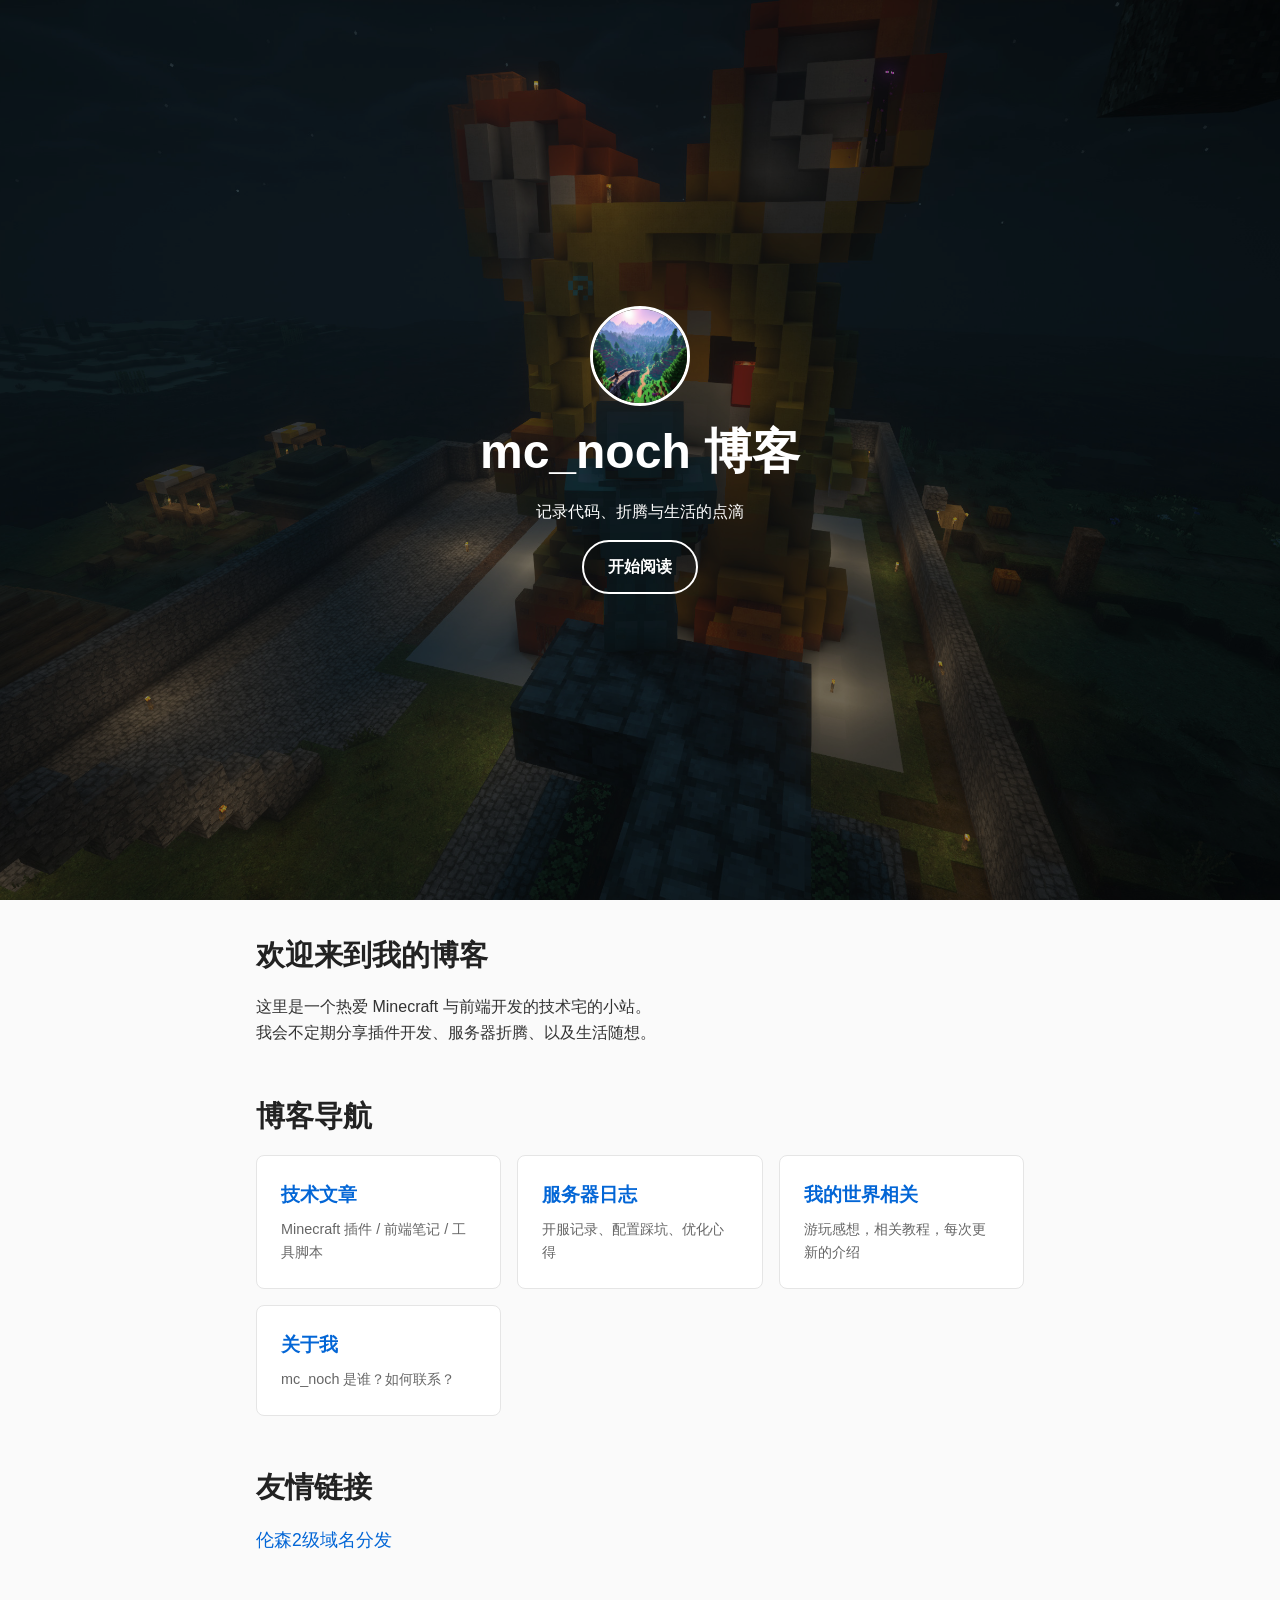
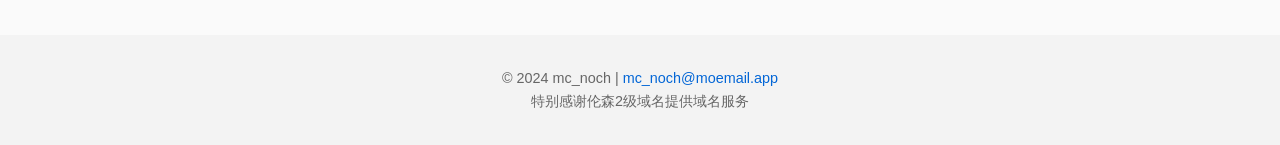
<file: index.html>
<!DOCTYPE html>
<html lang="zh-CN">
<head>
    <meta charset="UTF-8"/>
    <meta name="viewport" content="width=device-width,initial-scale=1.0"/>
    <title>mc_noch 博客</title>
    <link rel="stylesheet" href="css/style.css"/>
</head>
<body>
<header class="hero">
    <img src="img/logo.png" alt="mc_noch" class="logo"/>
    <h1>mc_noch 博客</h1>
    <p>记录代码、折腾与生活的点滴</p>
    <a href="#main" class="btn-scroll">开始阅读</a>
</header>

<main id="main">
    <section class="intro">
        <h2>欢迎来到我的博客</h2>
        <p>
            这里是一个热爱 Minecraft 与前端开发的技术宅的小站。<br/>
            我会不定期分享插件开发、服务器折腾、以及生活随想。
        </p>
    </section>

    <section class="features">
        <h2>博客导航</h2>
        <div class="cards">
            <a class="card" href="posts/">
                <h3>技术文章</h3>
                <p>Minecraft 插件 / 前端笔记 / 工具脚本</p>
            </a>

            <a class="card" href="server/">
                <h3>服务器日志</h3>
                <p>开服记录、配置踩坑、优化心得</p>
            </a>
            
            <a class="card" href="minecraft.html">
                <h3>我的世界相关</h3>
                <p>游玩感想，相关教程，每次更新的介绍</p>
            </a>
            
            <a class="card" href="about/">
                <h3>关于我</h3>
                <p>mc_noch 是谁？如何联系？</p>
            </a>
        </div>
    </section>

    <section class="latest">
        <h2>友情链接</h2>
        <ul id="latest-posts">
            <!-- 这里可以用 GitHub Actions 或手动维护 -->
            <li><a href="https://free.rensen.uno/">伦森2级域名分发</a></li>
        </ul>
    </section>
</main>

<footer>
    <p>© 2024 mc_noch | <a href="mailto:mc_noch@moemail.app">mc_noch@moemail.app</a></p>
    <p>特别感谢伦森2级域名提供域名服务</p>
</footer>

<script src="js/script.js"></script>
</body>
</html>
</file>
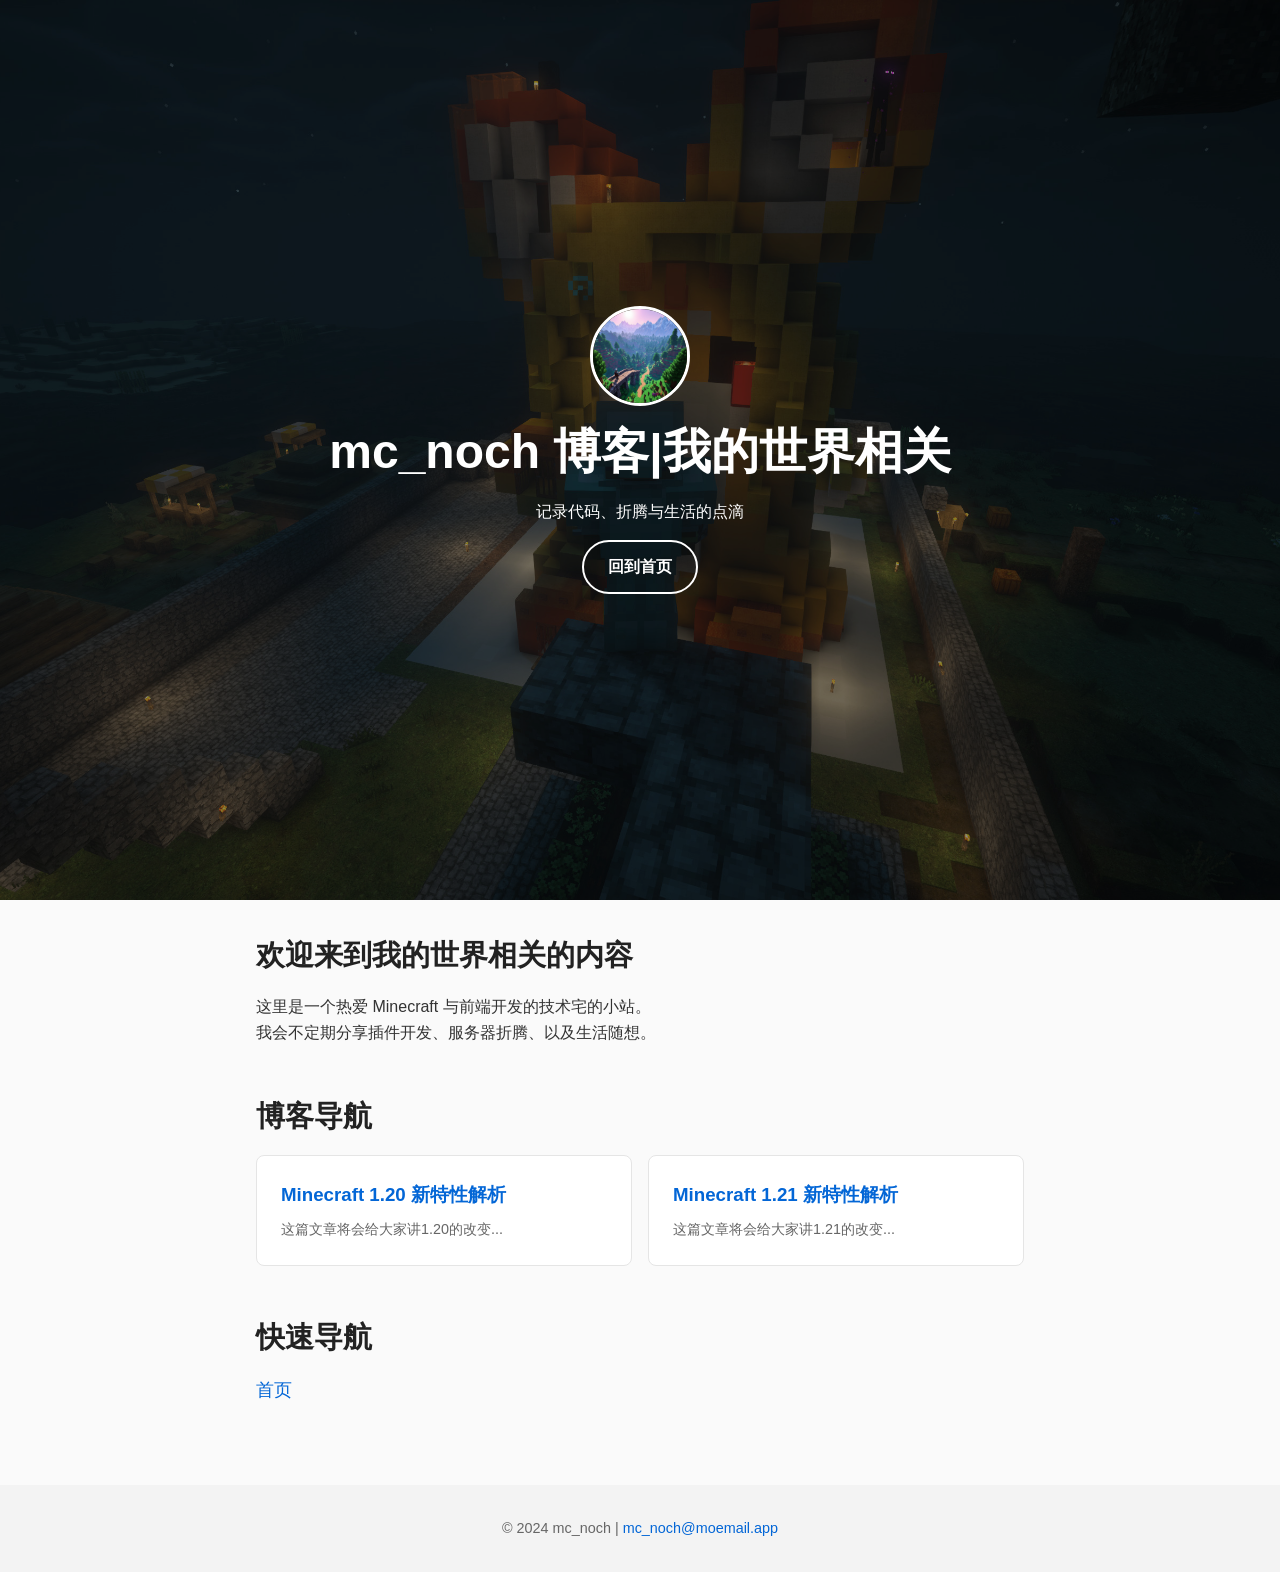
<file: minecraft.html>
<!DOCTYPE html>
<html lang="zh-CN">
<head>
    <meta charset="UTF-8"/>
    <meta name="viewport" content="width=device-width,initial-scale=1.0"/>
    <title>mc_noch 博客|我的世界相关</title>
    <link rel="stylesheet" href="css/style.css"/>
</head>
<body>
<header class="hero">
    <img src="img/logo.png" alt="mc_noch" class="logo"/>
    <h1>mc_noch 博客|我的世界相关</h1>
    <p>记录代码、折腾与生活的点滴</p>
    <a href="/mcnoch-blog" class="btn-scroll">回到首页</a>
</header>

<main id="main">
    <section class="intro">
        <h2>欢迎来到我的世界相关的内容</h2>
        <p>
            这里是一个热爱 Minecraft 与前端开发的技术宅的小站。<br/>
            我会不定期分享插件开发、服务器折腾、以及生活随想。
        </p>
    </section>

    <section class="features">
        <h2>博客导航</h2>
        <div class="cards">
            <a class="card" href="Minecraft/2025-8/1.20.html">
                <h3>Minecraft 1.20 新特性解析</h3>
                <p>这篇文章将会给大家讲1.20的改变...</p>
            </a>

            <a class="card" href="Minecraft/2025-8/1.20.html">
                <h3>Minecraft 1.21 新特性解析</h3>
                <p>这篇文章将会给大家讲1.21的改变...</p>
            </a>
            
        </div>
    </section>

    <section class="latest">
        <h2>快速导航</h2>
        <ul id="latest-posts">
            <!-- 这里可以用 GitHub Actions 或手动维护 -->
            <li><a href="/mcnoch-blog">首页</a></li>
        </ul>
    </section>
</main>

<footer>
    <p>© 2024 mc_noch | <a href="mailto:mc_noch@moemail.app">mc_noch@moemail.app</a></p>
</footer>

<script src="js/script.js"></script>
</body>
</html>
</file>
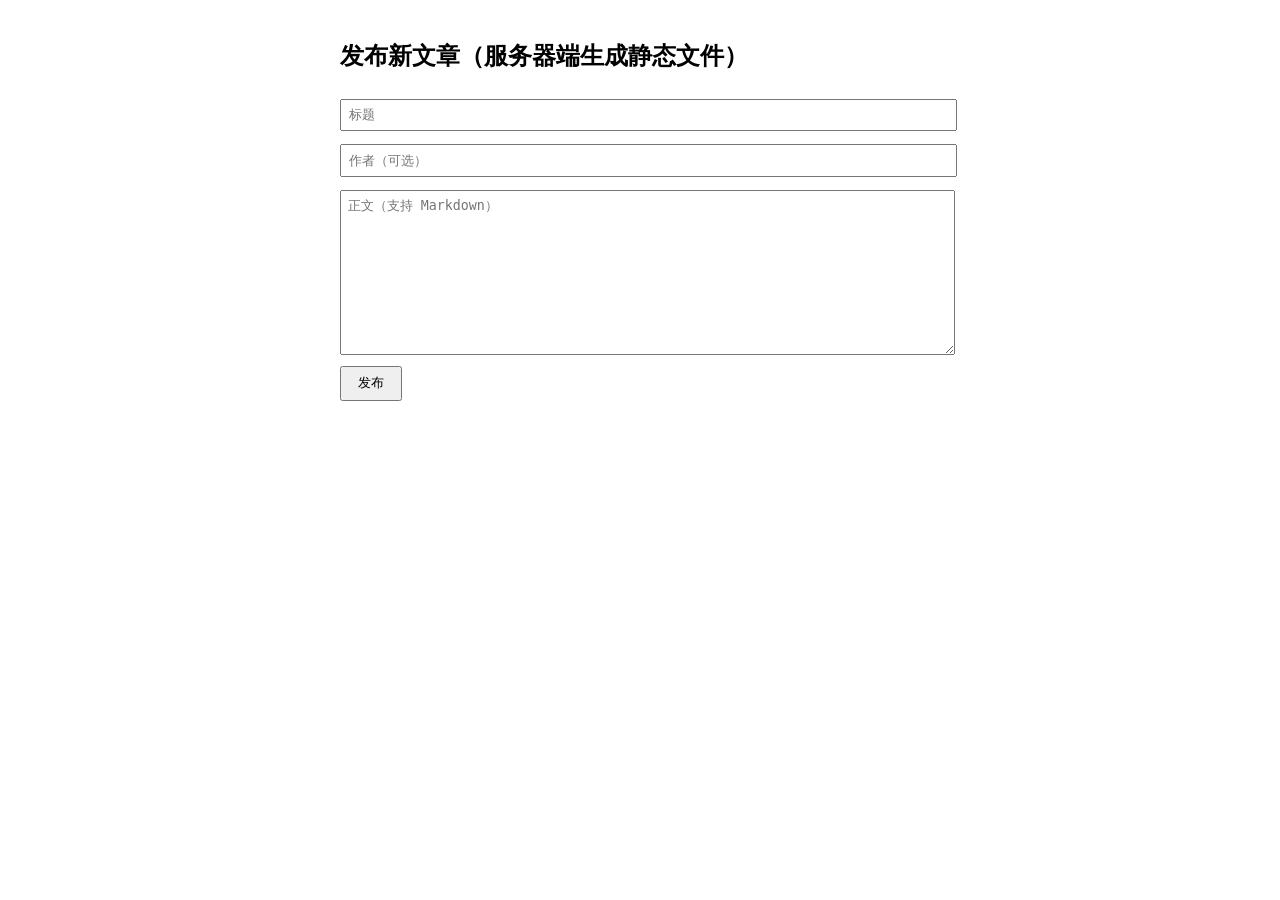
<file: publish.html>
<!DOCTYPE html>
<html lang="zh-CN">
<head>
<meta charset="UTF-8">
<title>发布文章 · 前端调用后端</title>
<meta name="viewport" content="width=device-width,initial-scale=1">
<style>
  body{max-width:600px;margin:40px auto;font-family:-apple-system,BlinkMacSystemFont,"Segoe UI",Roboto,"Helvetica Neue",Arial,"PingFang SC",sans-serif}
  input,textarea{width:100%;margin:.5em 0;padding:.5em}
  button{padding:.5em 1.2em}
</style>
</head>
<body>
<h2>发布新文章（服务器端生成静态文件）</h2>

<form id="f">
  <input id="title"   placeholder="标题" required>
  <input id="author"  placeholder="作者（可选）">
  <textarea id="content" rows="10" placeholder="正文（支持 Markdown）" required></textarea>
  <button type="submit">发布</button>
  <p id="msg"></p>
</form>

<script>
document。getElementById('f').addEventListener('submit', async e => {
  e.preventDefault();
  const body = new FormData();
  body.append('title',   title.value);
  body.append('author',  author.value);
  body.append('content', content.value);

  const res = await fetch('http://icepeak.xn--net18u.xn--fiqs8s/create.php', {method:'POST', body});
  const json = await res.json();
  document.getElementById('msg').textContent = json.ok
    ? `已生成 ${json.file}，点击查看：${json.url}`
    : json.error;
});
</script>
</body>
</html>
</file>
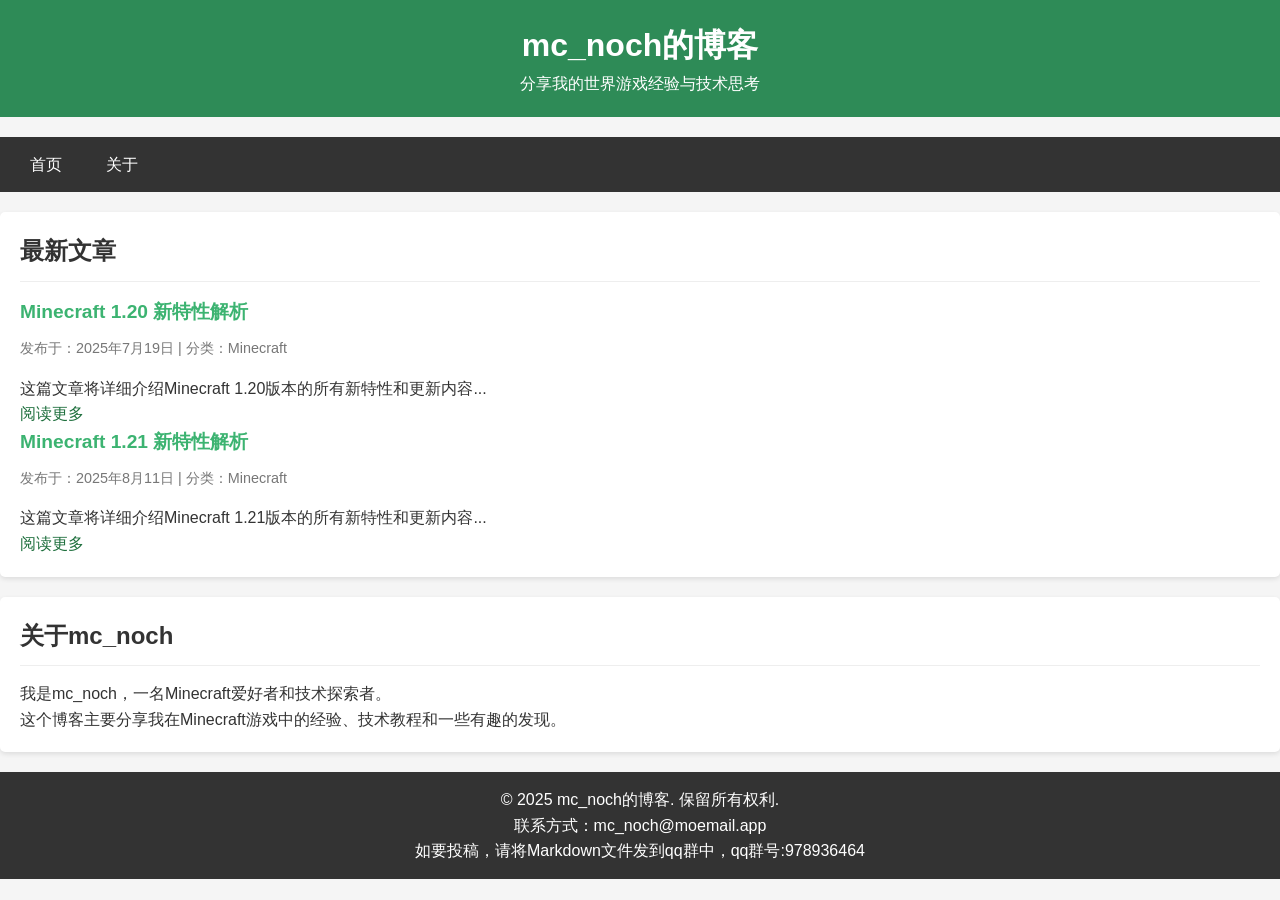
<file: v1.0.html>
<!DOCTYPE html>
<html lang="zh-CN">
<head>
    <meta charset="UTF-8">
    <meta name="viewport" content="width=device-width, initial-scale=1.0">
    <title>mc_noch的博客</title>
    <style>
        :root {
            --primary-color: #2e8b57;
            --secondary-color: #3cb371;
            --dark-color: #333;
            --light-color: #f5f5f5;
            --text-color: #333;
            --link-color: #1e6f3d;
        }
        
        * {
            box-sizing: border-box;
            margin: 0;
            padding: 0;
        }
        
        body {
            font-family: 'Microsoft YaHei', sans-serif;
            line-height: 1.6;
            color: var(--text-color);
            background-color: var(--light-color);
            max-width: 100%;
            padding: 0;
            margin: 0;
        }
        
        。container {
            max-width: 800px;
            margin: 0 auto;
            padding: 15px;
        }
        
        header {
            background-color: var(--primary-color);
            color: white;
            padding: 20px;
            text-align: center;
            margin-bottom: 20px;
        }
        
        nav {
            background-color: var(--dark-color);
            padding: 10px;
            margin-bottom: 20px;
            overflow-x: auto;
            white-space: nowrap;
            -webkit-overflow-scrolling: touch;
        }
        
        nav a {
            color: white;
            margin: 0 10px;
            text-decoration: none;
            padding: 5px 10px;
            display: inline-block;
        }
        
        article {
            background-color: white;
            padding: 20px;
            border-radius: 5px;
            margin-bottom: 20px;
            box-shadow: 0 2px 5px rgba(0,0,0,0.1);
        }
        
        footer {
            text-align: center;
            padding: 15px;
            background-color: var(--dark-color);
            color: white;
            margin-top: 20px;
        }
        
        h1 {
            font-size: 2rem;
        }
        
        h2 {
            color: var(--dark-color);
            border-bottom: 1px solid #eee;
            padding-bottom: 10px;
            margin-bottom: 15px;
            font-size: 1.5rem;
        }
        
        h3 {
            color: var(--secondary-color);
            font-size: 1.2rem;
            margin-bottom: 10px;
        }
        
        .post-meta {
            color: #777;
            font-size: 0.9em;
            margin-bottom: 15px;
        }
        
        a {
            color: var(--link-color);
            text-decoration: none;
        }
        
        a:hover {
            text-decoration: underline;
        }
        
        ul {
            padding-left: 20px;
            margin-bottom: 15px;
        }
        
        /* 响应式设计 */
        @media (max-width: 768px) {
            .container {
                padding: 10px;
            }
            
            header {
                padding: 15px;
            }
            
            h1 {
                font-size: 1.5rem;
            }
            
            h2 {
                font-size: 1.3rem;
            }
            
            h3 {
                font-size: 1.1rem;
            }
            
            article {
                padding: 15px;
            }
            
            nav a {
                margin: 0 5px;
                padding: 5px;
                font-size: 0.9rem;
            }
        }
        
        @media (max-width: 480px) {
            .container {
                padding: 5px;
            }
            
            header {
                padding: 10px;
            }
            
            h1 {
                font-size: 1.3rem;
            }
            
            h2 {
                font-size: 1.1rem;
            }
        }
        
        /* 移动菜单按钮 */
        .menu-toggle {
            display: none;
            background-color: var(--primary-color);
            color: white;
            border: none;
            padding: 10px;
            font-size: 1rem;
            cursor: pointer;
            width: 100%;
            text-align: center;
        }
        
        @media (max-width: 600px) {
            。menu-toggle {
                display: block;
            }
            
            nav {
                display: none;
                overflow-x: visible;
                white-space: normal;
            }
            
            nav.show {
                display: block;
            }
            
            nav a {
                display: block;
                padding: 8px;
                border-bottom: 1px solid #555;
            }
        }
    </style>
</head>
<body>
    <div class="container">
      <header>
        <h1>mc_noch的博客</h1>
            <p>分享我的世界游戏经验与技术思考</p>
      </header>
        
      <button class="menu-toggle" onclick="toggleMenu()">菜单 ☰</button>
        
        <nav id="main-nav">
            <a href="#home">首页</a>
			<a href="#about">关于</a>
        </nav>
        
      <article id="home">
            <h2>最新文章</h2>
            
        <div class="post">
                <h3>Minecraft 1.20 新特性解析</h3>
                <p class="post-meta">发布于：2025年7月19日 | 分类：Minecraft</p>
                <p>这篇文章将详细介绍Minecraft 1.20版本的所有新特性和更新内容...</p>
                <a href="1.20.html">阅读更多</a>
		</div>
		  <div class="post">
                <h3>Minecraft 1.21 新特性解析</h3>
                <p class="post-meta">发布于：2025年8月11日 | 分类：Minecraft</p>
                <p>这篇文章将详细介绍Minecraft 1.21版本的所有新特性和更新内容...</p>
                <a href="1.21.html">阅读更多</a>
          </div>
</article>
<article id="about">
    <h2>关于mc_noch</h2>
            <p>我是mc_noch，一名Minecraft爱好者和技术探索者。</p>
            <p>这个博客主要分享我在Minecraft游戏中的经验、技术教程和一些有趣的发现。</p>
      </article>
        
      <footer>
            <p>&copy; 2025 mc_noch的博客. 保留所有权利.</p>
            <p>联系方式：mc_noch@moemail.app</p>
			<p>如要投稿，请将Markdown文件发到qq群中，qq群号:978936464</p>
      </footer>
    </div>
    
    <script>
        function toggleMenu() {
            const nav = document.getElementById('main-nav');
            nav.classList.toggle('show');
        }
        
        // 平滑滚动
        document.querySelectorAll('a[href^="#"]').forEach(anchor => {
            anchor.addEventListener('click', function (e) {
                e.preventDefault();
                
                const targetId = this.getAttribute('href');
                if (targetId === '#') return;
                
                const targetElement = document.querySelector(targetId);
                if (targetElement) {
                    targetElement.scrollIntoView({
                        behavior: 'smooth',
                        block: 'start'
                    });
                    
                    // 在移动设备上点击后关闭菜单
                    if (window.innerWidth <= 600) {
                        document.getElementById('main-nav').classList.remove('show');
                    }
                }
            });
        });
    </script>
</body>
</html>
</file>
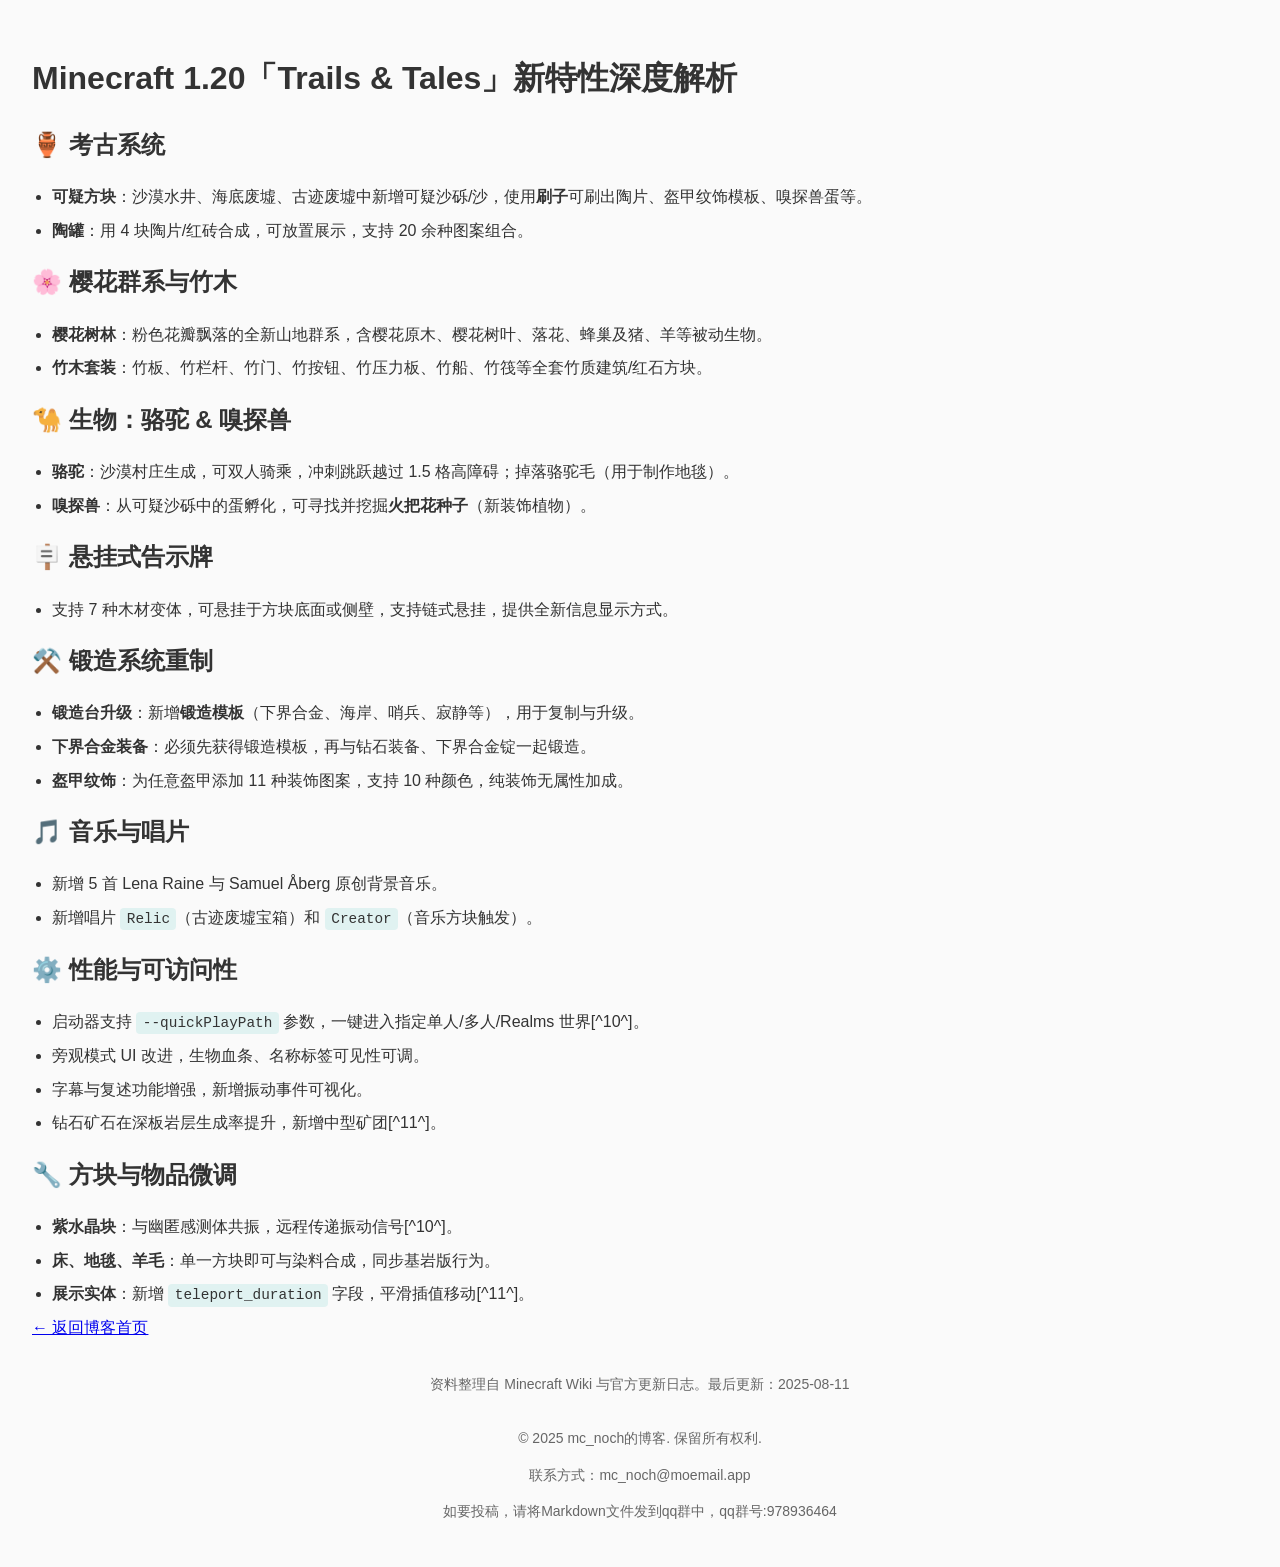
<file: Minecraft/2025-8/1.20.html>
<!DOCTYPE html>
<html lang="zh-CN">
<head>
    <meta charset="UTF-8">
    <title>Minecraft 1.20「Trails & Tales」新特性深度解析</title>
    <style>
        body {
            margin: 0;
            padding: 2rem;
            font: 16px/1.6 -apple-system, BlinkMacSystemFont, "Segoe UI", Roboto, Arial, sans-serif;
            background: #fafafa;
            color: #333;
        }
        h1， h2, h3 { color: #00695c; }
        。card {
            background: #fff;
            border-radius: 8px;
            padding: 1.5rem;
            margin-bottom: 1.5rem;
            box-shadow: 0 2px 8px rgba(0,0,0,.08);
        }
        。card h2 { margin: 0 0 .5rem; border-bottom: 1px solid #e0e0e0; padding-bottom: .5rem; }
        ul { margin: 0; padding-left: 1.25rem; }
        li { margin: .5rem 0; }
        code { background: #e0f2f1; padding: .2rem .4rem; border-radius: 4px; font-size: .9em; }
        footer { text-align: center; margin-top: 2rem; font-size: .875rem; color: #666; }
    </style>
</head>

<body>

<h1>Minecraft 1.20「Trails & Tales」新特性深度解析</h1>

<!-- 1. 考古系统 -->
<div class="card">
    <h2>🏺 考古系统</h2>
    <ul>
        <li><strong>可疑方块</strong>：沙漠水井、海底废墟、古迹废墟中新增可疑沙砾/沙，使用<strong>刷子</strong>可刷出陶片、盔甲纹饰模板、嗅探兽蛋等。</li>
        <li><strong>陶罐</strong>：用 4 块陶片/红砖合成，可放置展示，支持 20 余种图案组合。</li>
    </ul>
</div>

<!-- 2. 樱花群系与竹木 -->
<div class="card">
    <h2>🌸 樱花群系与竹木</h2>
    <ul>
        <li><strong>樱花树林</strong>：粉色花瓣飘落的全新山地群系，含樱花原木、樱花树叶、落花、蜂巢及猪、羊等被动生物。</li>
        <li><strong>竹木套装</strong>：竹板、竹栏杆、竹门、竹按钮、竹压力板、竹船、竹筏等全套竹质建筑/红石方块。</li>
    </ul>
</div>

<!-- 3. 骆驼与嗅探兽 -->
<div class="card">
    <h2>🐪 生物：骆驼 & 嗅探兽</h2>
    <ul>
        <li><strong>骆驼</strong>：沙漠村庄生成，可双人骑乘，冲刺跳跃越过 1.5 格高障碍；掉落骆驼毛（用于制作地毯）。</li>
        <li><strong>嗅探兽</strong>：从可疑沙砾中的蛋孵化，可寻找并挖掘<strong>火把花种子</strong>（新装饰植物）。</li>
    </ul>
</div>

<!-- 4. 悬挂式告示牌 -->
<div class="card">
    <h2>🪧 悬挂式告示牌</h2>
    <ul>
        <li>支持 7 种木材变体，可悬挂于方块底面或侧壁，支持链式悬挂，提供全新信息显示方式。</li>
    </ul>
</div>

<!-- 5. 锻造系统大改 -->
<div class="card">
    <h2>⚒️ 锻造系统重制</h2>
    <ul>
        <li><strong>锻造台升级</strong>：新增<strong>锻造模板</strong>（下界合金、海岸、哨兵、寂静等），用于复制与升级。</li>
        <li><strong>下界合金装备</strong>：必须先获得锻造模板，再与钻石装备、下界合金锭一起锻造。</li>
        <li><strong>盔甲纹饰</strong>：为任意盔甲添加 11 种装饰图案，支持 10 种颜色，纯装饰无属性加成。</li>
    </ul>
</div>

<!-- 6. 新音乐与唱片 -->
<div class="card">
    <h2>🎵 音乐与唱片</h2>
    <ul>
        <li>新增 5 首 Lena Raine 与 Samuel Åberg 原创背景音乐。</li>
        <li>新增唱片 <code>Relic</code>（古迹废墟宝箱）和 <code>Creator</code>（音乐方块触发）。</li>
    </ul>
</div>

<!-- 7. 性能与辅助功能 -->
<div class="card">
    <h2>⚙️ 性能与可访问性</h2>
    <ul>
        <li>启动器支持 <code>--quickPlayPath</code> 参数，一键进入指定单人/多人/Realms 世界[^10^]。</li>
        <li>旁观模式 UI 改进，生物血条、名称标签可见性可调。</li>
        <li>字幕与复述功能增强，新增振动事件可视化。</li>
        <li>钻石矿石在深板岩层生成率提升，新增中型矿团[^11^]。</li>
    </ul>
</div>

<!-- 8. 其他微调 -->
<div class="card">
    <h2>🔧 方块与物品微调</h2>
    <ul>
        <li><strong>紫水晶块</strong>：与幽匿感测体共振，远程传递振动信号[^10^]。</li>
        <li><strong>床、地毯、羊毛</strong>：单一方块即可与染料合成，同步基岩版行为。</li>
        <li><strong>展示实体</strong>：新增 <code>teleport_duration</code> 字段，平滑插值移动[^11^]。</li>
    </ul>
</div>
<a href="index.html" class="back-link">← 返回博客首页</a>
<footer>
    资料整理自 Minecraft Wiki 与官方更新日志。最后更新：2025-08-11
</footer>
<footer>
            <p>&copy; 2025 mc_noch的博客. 保留所有权利.</p>
            <p>联系方式：mc_noch@moemail.app</p>
			<p>如要投稿，请将Markdown文件发到qq群中，qq群号:978936464</p>
      </footer>
    </div>
</body>
</html>
</file>
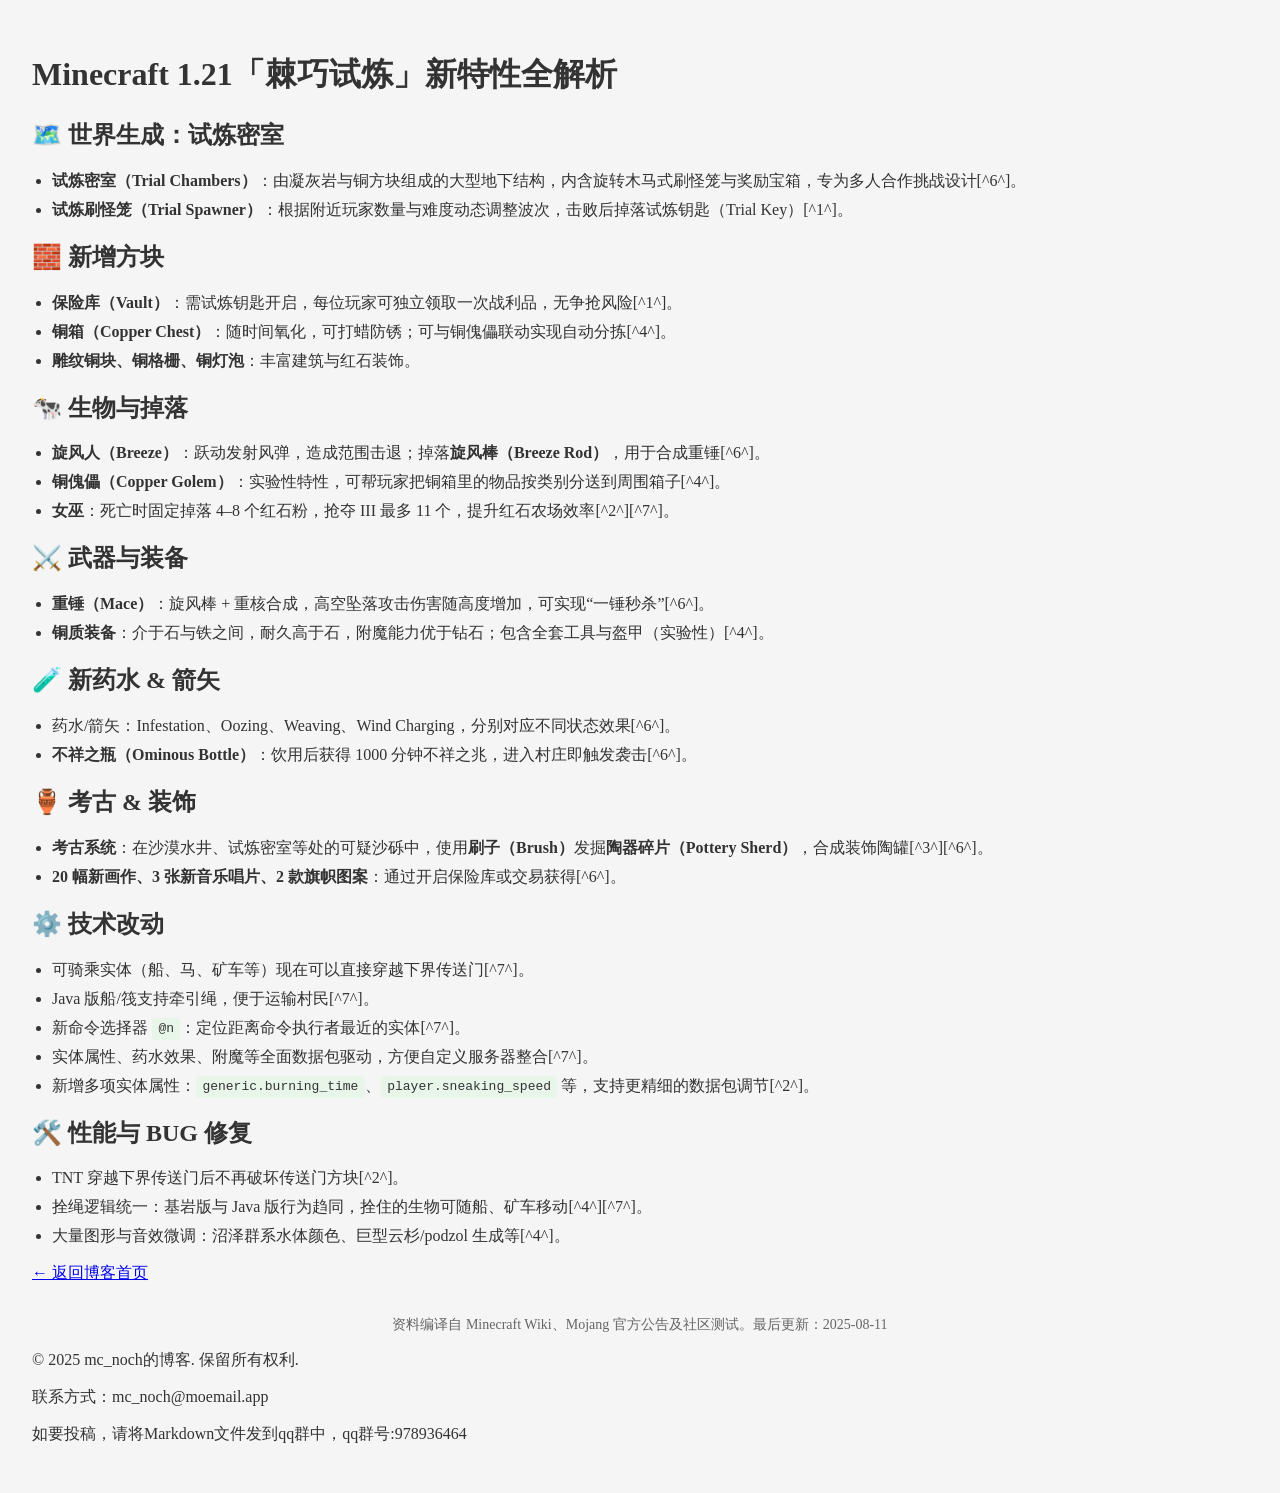
<file: Minecraft/2025-8/1.21.html>
<!DOCTYPE html>
<html lang="zh-CN">
<head>
    <meta charset="UTF-8">
    <title>Minecraft 1.21「棘巧试炼」新特性全解析</title>
    <style>
        body { font-family: -apple-system, BlinkMacSystemFont， "Segoe UI", Roboto, "Helvetica Neue", Arial, sans-serif; margin: 0; padding: 2rem; background: #f5f5f5; color: #333; }
        h1， h2， h3 { color: #2e7d32; }
        。card { background: #fff; border-radius: 8px; padding: 1.5rem; margin-bottom: 1.5rem; box-shadow: 0 2px 6px rgba(0,0,0,0.1); }
        。card h2 { margin-top: 0; border-bottom: 1px solid #e0e0e0; padding-bottom: .5rem; }
        ul { padding-left: 1.25rem; }
        li { margin: .5rem 0; }
        code { background: #e8f5e9; padding: .2rem .4rem; border-radius: 4px; }
    </style>
</head>
<body>

<h1>Minecraft 1.21「棘巧试炼」新特性全解析</h1>

<!-- 1. 结构与地物 -->
<div class="card">
    <h2>🗺️ 世界生成：试炼密室</h2>
    <ul>
        <li><strong>试炼密室（Trial Chambers）</strong>：由凝灰岩与铜方块组成的大型地下结构，内含旋转木马式刷怪笼与奖励宝箱，专为多人合作挑战设计[^6^]。</li>
        <li><strong>试炼刷怪笼（Trial Spawner）</strong>：根据附近玩家数量与难度动态调整波次，击败后掉落试炼钥匙（Trial Key）[^1^]。</li>
    </ul>
</div>

<!-- 2. 新方块 -->
<div class="card">
    <h2>🧱 新增方块</h2>
    <ul>
        <li><strong>保险库（Vault）</strong>：需试炼钥匙开启，每位玩家可独立领取一次战利品，无争抢风险[^1^]。</li>
        <li><strong>铜箱（Copper Chest）</strong>：随时间氧化，可打蜡防锈；可与铜傀儡联动实现自动分拣[^4^]。</li>
        <li><strong>雕纹铜块、铜格栅、铜灯泡</strong>：丰富建筑与红石装饰。</li>
    </ul>
</div>

<!-- 3. 新生物 -->
<div class="card">
    <h2>🐄 生物与掉落</h2>
    <ul>
        <li><strong>旋风人（Breeze）</strong>：跃动发射风弹，造成范围击退；掉落<strong>旋风棒（Breeze Rod）</strong>，用于合成重锤[^6^]。</li>
        <li><strong>铜傀儡（Copper Golem）</strong>：实验性特性，可帮玩家把铜箱里的物品按类别分送到周围箱子[^4^]。</li>
        <li><strong>女巫</strong>：死亡时固定掉落 4–8 个红石粉，抢夺 III 最多 11 个，提升红石农场效率[^2^][^7^]。</li>
    </ul>
</div>

<!-- 4. 武器与工具 -->
<div class="card">
    <h2>⚔️ 武器与装备</h2>
    <ul>
        <li><strong>重锤（Mace）</strong>：旋风棒 + 重核合成，高空坠落攻击伤害随高度增加，可实现“一锤秒杀”[^6^]。</li>
        <li><strong>铜质装备</strong>：介于石与铁之间，耐久高于石，附魔能力优于钻石；包含全套工具与盔甲（实验性）[^4^]。</li>
    </ul>
</div>

<!-- 5. 药水与箭矢 -->
<div class="card">
    <h2>🧪 新药水 & 箭矢</h2>
    <ul>
        <li>药水/箭矢：Infestation、Oozing、Weaving、Wind Charging，分别对应不同状态效果[^6^]。</li>
        <li><strong>不祥之瓶（Ominous Bottle）</strong>：饮用后获得 1000 分钟不祥之兆，进入村庄即触发袭击[^6^]。</li>
    </ul>
</div>

<!-- 6. 考古与装饰 -->
<div class="card">
    <h2>🏺 考古 & 装饰</h2>
    <ul>
        <li><strong>考古系统</strong>：在沙漠水井、试炼密室等处的可疑沙砾中，使用<strong>刷子（Brush）</strong>发掘<strong>陶器碎片（Pottery Sherd）</strong>，合成装饰陶罐[^3^][^6^]。</li>
        <li><strong>20 幅新画作、3 张新音乐唱片、2 款旗帜图案</strong>：通过开启保险库或交易获得[^6^]。</li>
    </ul>
</div>

<!-- 7. 技术 & 命令 -->
<div class="card">
    <h2>⚙️ 技术改动</h2>
    <ul>
        <li>可骑乘实体（船、马、矿车等）现在可以直接穿越下界传送门[^7^]。</li>
        <li>Java 版船/筏支持牵引绳，便于运输村民[^7^]。</li>
        <li>新命令选择器 <code>@n</code>：定位距离命令执行者最近的实体[^7^]。</li>
        <li>实体属性、药水效果、附魔等全面数据包驱动，方便自定义服务器整合[^7^]。</li>
        <li>新增多项实体属性：<code>generic.burning_time</code>、<code>player.sneaking_speed</code> 等，支持更精细的数据包调节[^2^]。</li>
    </ul>
</div>

<!-- 8. 性能与修复 -->
<div class="card">
    <h2>🛠️ 性能与 BUG 修复</h2>
    <ul>
        <li>TNT 穿越下界传送门后不再破坏传送门方块[^2^]。</li>
        <li>拴绳逻辑统一：基岩版与 Java 版行为趋同，拴住的生物可随船、矿车移动[^4^][^7^]。</li>
        <li>大量图形与音效微调：沼泽群系水体颜色、巨型云杉/podzol 生成等[^4^]。</li>
    </ul>
</div>
<a href="index.html" class="back-link">← 返回博客首页</a>
<footer style="text-align:center;margin-top:2rem;font-size:.875rem;color:#666;">
    资料编译自 Minecraft Wiki、Mojang 官方公告及社区测试。最后更新：2025-08-11
</footer>
<footer>
            <p>&copy; 2025 mc_noch的博客. 保留所有权利.</p>
            <p>联系方式：mc_noch@moemail.app</p>
			<p>如要投稿，请将Markdown文件发到qq群中，qq群号:978936464</p>
      </footer>
    </div>
</body>
</html>
</file>
<file: css/style.css>
/* 全局 */
*{margin:0;padding:0;box-sizing:border-box}
body{font-family:-apple-system,BlinkMacSystemFont,"Segoe UI",Helvetica,Arial,sans-serif;line-height:1.6;color:#333;background:#fafafa}
a{color:#0366d6;text-decoration:none}
a:hover{text-decoration:underline}

/* 顶部大图 */
.hero{height:100vh;background:url('../img/bg.jpg') center/cover no-repeat;display:flex;flex-direction:column;justify-content:center;align-items:center;text-align:center;color:#fff}
.hero::before{content:'';position:absolute;top:0;left:0;right:0;bottom:0;background:rgba(0,0,0,.45)}
.hero>*{position:relative}
.logo{width:100px;height:100px;border-radius:50%;border:3px solid #fff}
h1{font-size:3rem;margin:.5rem 0}
.btn-scroll{display:inline-block;margin-top:1rem;padding:.75rem 1.5rem;border:2px solid #fff;border-radius:2rem;color:#fff;font-weight:bold;transition:.3s}
.btn-scroll:hover{background:#fff;color:#000;text-decoration:none}

/* 主内容 */
main{max-width:800px;margin:0 auto;padding:2rem 1rem}
section{margin-bottom:3rem}
h2{margin-bottom:1rem;font-size:1.8rem;color:#222}

/* 特性卡片 */
.cards{display:grid;gap:1rem;grid-template-columns:repeat(auto-fit,minmax(220px,1fr))}
.card{background:#fff;border:1px solid #e5e5e5;border-radius:8px;padding:1.5rem;transition:.2s}
.card:hover{transform:translateY(-4px);box-shadow:0 4px 12px rgba(0,0,0,.08)}
.card h3{margin-bottom:.5rem}
.card p{color:#666;font-size:.9rem}

/* 最近更新 */
#latest-posts{list-style:none}
#latest-posts li{margin:.5rem 0}
#latest-posts a{font-size:1.1rem}

/* 页脚 */
footer{text-align:center;padding:2rem 1rem;background:#f3f3f3;color:#666;font-size:.9rem}
</file>
